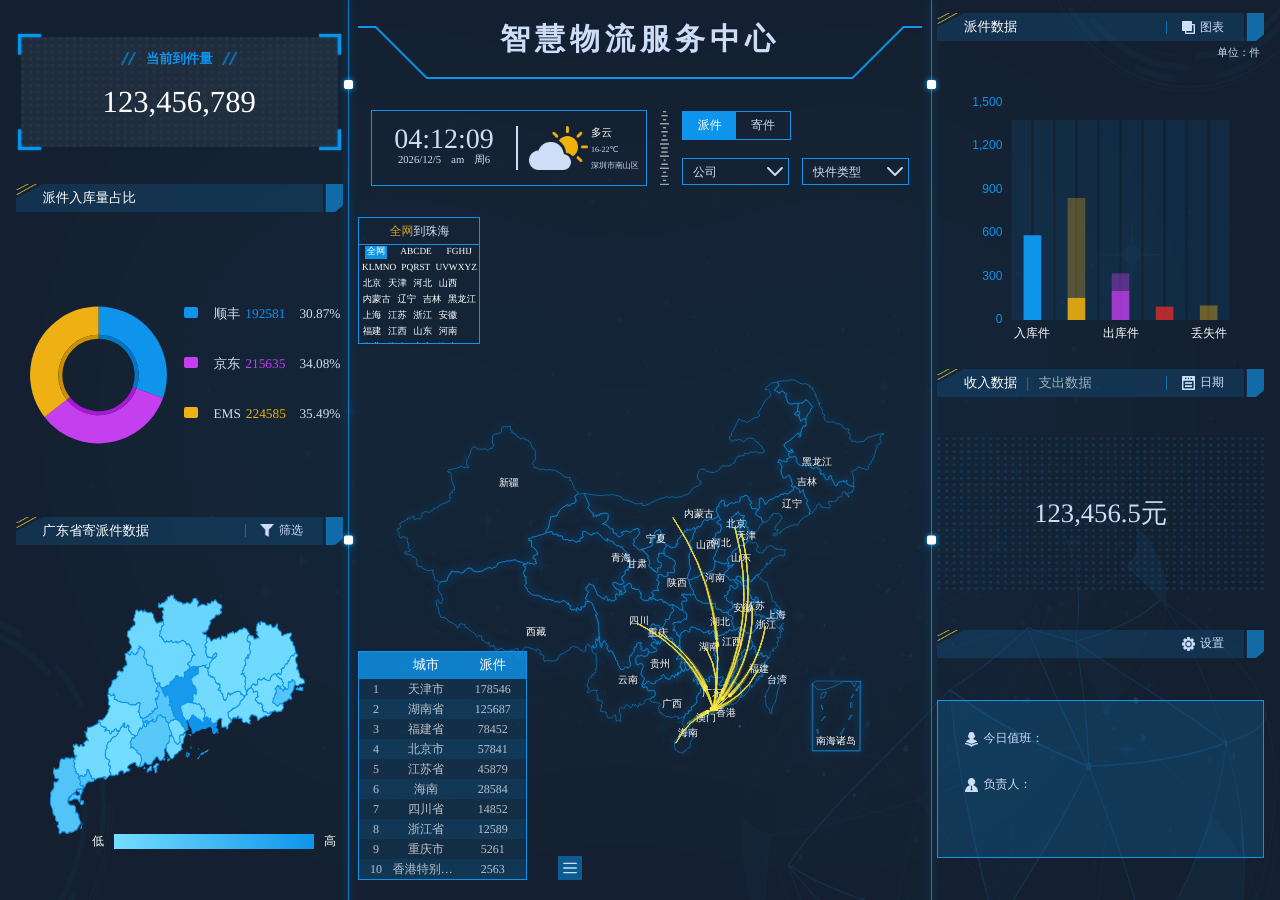
<file: experiments_os/app01/static/kangti/index.html>
<!DOCTYPE html>
<html lang="en">

<head>
    <meta charset="UTF-8">
    <meta http-equiv="X-UA-Compatible" content="IE=edge,chrome=1">
    <meta name="renderer" content="webkit">
    <meta name="viewport" content="width=device-width,initial-scale=1.0,user-scalable=no">

    <script type="text/javascript" src="js/rem.js"></script>
    <link rel="stylesheet" href="css/style.css">
    <title>智慧物流服务中心-首页</title>
</head>

<body style="visibility: hidden;">
    <div class="container-flex" tabindex="0" hidefocus="true">
        <div class="box-left">
            <div class="left-top">
                <div class="current-num">
                    <div>当前到件量</div>
                    <p>123,456,789</p>
                </div>
            </div>
            <div class="left-center">
                <div class="title-box">
                    <h6>派件入库量占比</h6>
                </div>
                <div class="chart-box pie-chart">
                    <div id="pie"></div>
                    <div>
                        <div class="pie-data">

                        </div>
                    </div>
                </div>
            </div>
            <div class="left-bottom" class="select">
                <div class="title-box">
                    <h6>广东省寄派件数据</h6>
                    <img class="line-img" src="images/line-blue.png" alt="">
                    <button id="filBtn"><img src="images/select_icon.png" alt="">筛选</button>
                </div>
                <div class="chart-box">
                    <div class="filter-con" id="filCon" data-type="1">
                        <div class="select" tabindex="0" hidefocus="true">
                            <div class="select-div">
                                派件
                            </div>
                            <ul class="select-ul">
                                <li class="active" data-value="1">派件</li>
                                <li data-value="2">寄件</li>
                            </ul>
                        </div>
                        <div class="select" tabindex="0" hidefocus="true">
                            <div class="select-div">
                                公司
                            </div>
                            <ul class="select-ul company">
                                <li class="active" data-value="">公司</li>
                                <li data-value="1">顺丰</li>
                                <li data-value="2">京东</li>
                                <li data-value="2">EMS</li>
                            </ul>
                        </div>
                        <div class="select" tabindex="0" hidefocus="true">
                            <div class="select-div">
                                快件类型
                            </div>
                            <ul class="select-ul">
                                <li class="active" data-value="">快件类型</li>
                                <li data-value="0">文件</li>
                                <li data-value="1">物品</li>
                            </ul>
                        </div>
                    </div>
                    <div id="gdMap" class="gd-map"></div>
                </div>
            </div>
        </div>
        <div class="box-center">
            <div class="center-top">
                <h1>智慧物流服务中心</h1>
            </div>
            <div class="center-center">
                <div class="weather-box">
                    <div class="data">
                        <p class="time" id="time">00:00:00</p>
                        <p id="date"></p>
                    </div>
                    <div class="weather">
                        <img id="weatherImg" src="images/weather/weather_img01.png" alt="">
                        <div id="weather">
                            <p class="active">多云</p>
                            <p>16-22℃</p>
                            <p>深圳市南山区</p>
                        </div>
                    </div>
                </div>
                <img src="images/line_bg.png" alt="">
                <div class="select-box">
                    <ul id="barType">
                        <li class="active" data-value="1">派件</li>
                        <li data-value="2">寄件</li>
                    </ul>
                    <div data-type="2">
                        <div class="select" tabindex="0" hidefocus="true">
                            <div class="select-div">
                                公司
                            </div>
                            <ul class="select-ul company">
                                <li class="active" data-value="">公司</li>
                                <li data-value="1">顺丰</li>
                                <li data-value="2">京东</li>
                                <li data-value="2">EMS</li>
                            </ul>
                        </div>
                        <div class="select" tabindex="0" hidefocus="true">
                            <div class="select-div">
                                快件类型
                            </div>
                            <ul class="select-ul">
                                <li class="active" data-value="">快件类型</li>
                                <li data-value="0">文件</li>
                                <li data-value="1">物品</li>
                            </ul>
                        </div>
                    </div>
                </div>
            </div>
            <div class="center-bottom">
                <div class="chart-box">
                    <div id="chart4" style="width:100%;height:95%;"></div>
                </div>
                <div class="city-data">
                    <div class="city-box">
                        <p id="titleQ"><span>全网</span>到珠海</p>
                        <ul class="city-btn" data-city="1">
                            <li class="active">全网</li>
                            <li>ABCDE</li>
                            <li>FGHIJ</li>
                            <li>KLMNO</li>
                            <li>PQRST</li>
                            <li>UVWXYZ</li>
                        </ul>
                        <ul class="city-div" id="city">

                        </ul>
                    </div>
                    <ul class="ranking-box">
                        <li><span></span>
                            <p>城市</p>
                            <p>派件</p>
                        </li>
                        <!--                        <li><span>1</span><p>上海</p><p>1sss25(万件)</p></li>-->
                    </ul>
                    <div class="enlarge-box">
                        <button class="enlarge-btn" id="fangda"></button>
                        <ul class="modal-btn">
                            <li>
                                <div></div>1</li>
                            <li>
                                <div></div>2</li>
                            <li>
                                <div></div>3</li>
                            <li>
                                <div></div>4</li>
                            <li>
                                <div></div>5</li>
                            <li>
                                <div></div>6</li>
                        </ul>
                    </div>
                </div>
            </div>

        </div>
        <div class="box-right">
            <div class="right-top">
                <div class="title-box">
                    <h6 id="barTitle">派件数据</h6>
                    <img class="line-img" src="images/line-blue.png" alt="">
                    <button data-state=1 id="tabBtn"><img src="images/chart_icon.png" alt=""><span>图表</span></button>
                </div>
                <p class="unit">单位：件</p>
                <div class="chart-box">
                    <div id="chart3" style="width:100%;height:100%;"></div>
                </div>
                <div class="data-box" style="display:none;">
                    <table class="table1">
                        <tr>
                            <td>入库件</td>
                            <td colspan="3" class="table-data dph-data1">0</td>
                        </tr>
                        <tr class="bg-color">
                            <td rowspan="2">在库件</td>
                            <td rowspan="2" class="table-data dph-data2">0</td>
                            <td>正常件</td>
                            <td class="table-data dph-data3">0</td>
                        </tr>
                        <tr class="bg-color">
                            <td>滞留件</td>
                            <td class="table-data dph-data5">0</td>
                        </tr>
                        <tr>
                            <td rowspan="2">出库件</td>
                            <td rowspan="2" class="dph-data6">0</td>
                            <td>派送件</td>
                            <td class="table-data dph-data7">0</td>
                        </tr>
                        <tr>
                            <td>自提件</td>
                            <td class="table-data dph-data8">0</td>
                        </tr>
                        <tr class="bg-color">
                            <td>退签件</td>
                            <td colspan="3" class="table-data dph-data9">0</td>
                        </tr>
                        <tr>
                            <td>丢失件</td>
                            <td colspan="3" class="table-data dph-data4">0</td>
                        </tr>
                    </table>
                    <table class="table1" style="display:none;">
                        <tr>
                            <td>入库件</td>
                            <td colspan="3" class="table-data mail-data1">1</td>
                        </tr>
                        <tr class="bg-color">
                            <td rowspan="2">在库件</td>
                            <td rowspan="2" class="table-data mail-data2">1</td>
                            <td>正常件</td>
                            <td class="table-data mail-data7">1</td>
                        </tr>
                        <tr class="bg-color">
                            <td>滞留件</td>
                            <td class="table-data mail-data4">1</td>
                        </tr>

                        <tr>
                            <td>出库件</td>
                            <td colspan="3" class="mail-data6">1</td>
                        </tr>
                        <tr class="bg-color">
                            <td>丢失件</td>
                            <td colspan="3" class="mail-data3">1</td>
                        </tr>
                        <tr>
                            <td>撤销件</td>
                            <td colspan="3" class="table-data mail-data5">1</td>
                        </tr>
                    </table>
                </div>
            </div>
            <div class="right-center">
                <div class="title-box">
                    <p id="switchBtn"><span class="active" data-dataType="income">收入数据</span><img class="line-img" src="images/line-blue.png" alt=""><span data-dataType="expend">支出数据</span></p>
                    <img class="line-img" src="images/line-blue.png" alt="">
                    <button id="dateBtn"><img src="images/data_icon.png" alt="">日期</button>
                </div>
                <div class="data-box">
                    <p class="data-number" id="totalProfit">123,456.5元</p>
                    <div class="time-box" id="timeBox">
                        <div class="time-div">
                            <input class="time-input" type="text" value="" id="startTime">
                            <img src="images/selsct_time.png" alt="">
                        </div>
                        <div class="time-div end">
                            <input class="time-input" type="text" value="" id="endTime">
                            <img src="images/selsct_time.png" alt="">
                        </div>
                    </div>
                </div>
            </div>
            <div class="right-bottom">
                <div class="title-box">
                    <button id="setBtn"><img src="images/settings_icon.png" alt="">设置</button>
                </div>
                <div class="data-box">
                    <div class="settings-box">
                        <p><img src="images/teacher_icon.png" alt="">今日值班：<span id="name_a"></span><span id="date_a"></span></p>
                        <p><img src="images/people_iocn.png" alt="">负责人：<span id="lea_a"></span></p>
                    </div>
                </div>
            </div>
        </div>
    </div>
    <div class="container">
        <div class="pop-up">
            <span class="close-pop"></span>
            <h2 class="title">当前到件量</h2>
            <div class="pop-data-box">
                <p>123,456,789</p>
            </div>
        </div>

        <div class="pop-up">
            <span class="close-pop"></span>
            <h2 class="title">派件入库量占比</h2>
            <div class="chart-box pie-chart">
                <div id="pie1"></div>
                <div>
                    <div class="pie-data">
                    </div>
                </div>
            </div>
        </div>

        <div class="pop-up">
            <span class="close-pop"></span>
            <h2 class="title">广东省寄派件数据 </h2>
            <div class="filter-con pop-filter" style="display:flex" data-type="3">
                <div class="select" tabindex="0" hidefocus="true">
                    <div class="select-div">
                        派件
                    </div>
                    <ul class="select-ul">
                        <li class="active" data-value="1">派件</li>
                        <li data-value="2">寄件</li>
                    </ul>
                </div>
                <div class="select" tabindex="0" hidefocus="true">
                    <div class="select-div">
                        公司
                    </div>
                    <ul class="select-ul company">
                        <li class="active" data-value="">公司</li>
                        <li data-value="1">顺丰</li>
                        <li data-value="2">京东</li>
                        <li data-value="2">EMS</li>
                    </ul>
                </div>
                <div class="select" tabindex="0" hidefocus="true">
                    <div class="select-div">
                        快件类型
                    </div>
                    <ul class="select-ul">
                        <li class="active" data-value="">快件类型</li>
                        <li data-value="0">文件</li>
                        <li data-value="1">物品</li>
                    </ul>
                </div>
            </div>
            <div class="chart-box pop-chart">
                <div id="gdMaps" class="gd-map"></div>
            </div>
        </div>

        <div class="pop-up">
            <span class="close-pop"></span>
            <div class="filter-con pop-filters" style="display:flex" data-type="4">
                <div class="select-pop" tabindex="0" hidefocus="true">
                    <ul id="barTypes">
                        <li class="active" data-value="1">派件</li>
                        <li data-value="2">寄件</li>
                    </ul>
                </div>
                <div class="select" tabindex="0" hidefocus="true">
                    <div class="select-div">
                        公司
                    </div>
                    <ul class="select-ul company">
                        <li class="active" data-value="">公司</li>
                        <li data-value="1">顺丰</li>
                        <li data-value="2">京东</li>
                        <li data-value="2">EMS</li>
                    </ul>
                </div>
                <div class="select" tabindex="0" hidefocus="true">
                    <div class="select-div">
                        快件类型
                    </div>
                    <ul class="select-ul">
                        <li class="active" data-value="">快件类型</li>
                        <li data-value="0">文件</li>
                        <li data-value="1">物品</li>
                    </ul>
                </div>
            </div>
            <div class="cont-div">
                <div class="chart-box pop-charts">
                    <div id="chart4s" style="width:100%;height:95%;"></div>
                </div>
            </div>
            <div class="cont-div">
                <h2 class="title" id="barTitles">派件数据</h2>
                <button class="btn-class" data-state=1 id="tabBtns"><img src="images/chart_icon.png" alt=""><span>图表</span></button>
                <div class="chart-box pop-chart">
                    <div id="chart3s" style="width:100%;height:90%;"></div>
                </div>
                <div class="data-box" style="top:25%;width:8.6rem;display:none;">
                    <table class="table2">
                        <tr>
                            <td>入库件</td>
                            <td colspan="3" class="table-data dph-data1">0</td>
                        </tr>
                        <tr class="bg-color">
                            <td rowspan="2">在库件</td>
                            <td rowspan="2" class="table-data dph-data2">0</td>
                            <td>正常件</td>
                            <td class="table-data dph-data3">0</td>
                        </tr>
                        <tr class="bg-color">
                            <td>滞留件</td>
                            <td class="table-data dph-data5">0</td>
                        </tr>
                        <tr>
                            <td rowspan="2">出库件</td>
                            <td rowspan="2" class="dph-data6">0</td>
                            <td>派送件</td>
                            <td class="table-data dph-data7">0</td>
                        </tr>
                        <tr>
                            <td>自提件</td>
                            <td class="table-data dph-data8">0</td>
                        </tr>
                        <tr class="bg-color">
                            <td>退签件</td>
                            <td colspan="3" class="table-data dph-data9">0</td>
                        </tr>
                        <tr>
                            <td>丢失件</td>
                            <td colspan="3" class="table-data dph-data4">0</td>
                        </tr>
                    </table>
                    <table class="table2" style="display:none;">
                        <tr>
                            <td>入库件</td>
                            <td colspan="3" class="table-data mail-data1">0</td>
                        </tr>
                        <tr class="bg-color">
                            <td rowspan="2">在库件</td>
                            <td rowspan="2" class="table-data mail-data2">0</td>
                            <td>正常件</td>
                            <td class="table-data mail-data7">0</td>
                        </tr>
                        <tr class="bg-color">
                            <td>滞留件</td>
                            <td class="table-data mail-data4">0</td>
                        </tr>

                        <tr>
                            <td>出库件</td>
                            <td colspan="3" class="mail-data6">0</td>
                        </tr>
                        <tr class="bg-color">
                            <td>丢失件</td>
                            <td colspan="3" class="mail-data3">0</td>
                        </tr>
                        <tr>
                            <td>撤销件</td>
                            <td colspan="3" class="table-data mail-data5">0</td>
                        </tr>
                    </table>
                </div>
            </div>
            <div class="cont-div">
                <h2 class="title" id="titles"></h2>
                <button class="btn-class" id="dateBtns"><img src="images/data_icon.png" alt="">日期</button>
                <div class="data-box  pop-time">
                    <div class="time-box" id="timeBoxs">
                        <div class="time-div">
                            <input class="time-input" type="text" value="" id="startTimes">
                            <img src="images/selsct_time.png" alt="">
                        </div>
                        <div class="time-div end">
                            <input class="time-input" type="text" value="" id="endTimes">
                            <img src="images/selsct_time.png" alt="">
                        </div>
                    </div>
                </div>
                <div class="pop-data-box" id="totalProfits">
                    <p></p>
                </div>
            </div>
            <div class="pop-data">
                <div class="city-data">
                    <div class="city-box">
                        <p id="titleQs"><span>全网</span>到珠海</p>
                        <ul class="city-btn" data-city="2">
                            <li class="active">全网</li>
                            <li>ABCDE</li>
                            <li>FGHIJ</li>
                            <li>KLMNO</li>
                            <li>PQRST</li>
                            <li>UVWXYZ</li>
                        </ul>
                        <ul class="city-div" id="citys">

                        </ul>
                    </div>
                    <ul class="ranking-box">
                        <li><span></span>
                            <p>城市</p>
                            <p>派件</p>
                        </li>
                        <!--                        <li><span>1</span><p>上海</p><p>1sss25(万件)</p></li>-->
                    </ul>

                </div>
            </div>
        </div>
        <div class="pop-up">
            <span class="close-pop"></span>
            <h2 class="title">设置</h2>
            <div class="set-div">
                <div class="set-box">
                    <label class="four-f" for="">排班日期</label>
                    <div class="time-div">
                        <input class="time-input" type="text" value="" id="times">
                        <img src="images/selsct_time.png" alt="">
                    </div>
                </div>
                <div class="set-box">
                    <label for="">值班人</label>
                    <input type="text" value="">
                    <button class="plus" id="addT"></button>
                    <button class="mineus" id="mineusT" style="display:none;"></button>
                </div>
                <div class="set-box">
                    <label for="">负责人</label>
                    <input type="text" value="">
                    <button class="plus" id="addL"></button>
                    <button class="mineus" id="mineusL" style="display:none;"></button>
                    <button class="add-btn" id="addSet"><img src="images/plus.png" alt="">添加</button>
                </div>
                <table class="table3">
                    <thead>
                        <tr>
                            <th>值班人</th>
                            <th>排班日期</th>
                            <th>负责人</th>
                            <th>操作</th>
                        </tr>
                    </thead>
                    <tbody id="tList">
<!--
                        <tr>
                            <td colspan="4">
                                <p style="width:9.6rem;">暂无数据</p>
                            </td>
                        </tr>
-->
                   <tr>
                       <td>1</td>
                       <td>1</td>
                       <td>1</td>
                       <td>1</td>
                   </tr>
                   <tr>
                       <td>1</td>
                       <td>1</td>
                       <td>1</td>
                       <td>1</td>
                   </tr>
                   <tr>
                       <td>1</td>
                       <td>1</td>
                       <td>1</td>
                       <td>1</td>
                   </tr>
                   <tr>
                       <td>1</td>
                       <td>1</td>
                       <td>1</td>
                       <td>1</td>
                   </tr>
                   <tr>
                       <td>1</td>
                       <td>1</td>
                       <td>1</td>
                       <td>1</td>
                   </tr>
                   <tr>
                       <td>1</td>
                       <td>1</td>
                       <td>1</td>
                       <td>1</td>
                   </tr>
                   <tr>
                       <td>1</td>
                       <td>1</td>
                       <td>1</td>
                       <td>1</td>
                   </tr>
                    </tbody>
                </table>
                <div class="pages-div" class="mineus">
                    <button class="prev"></button>
                    <p id="page"><span>0</span>/<span>0</span></p>
                    <button class="next"></button>
                    <input type="number">
                    <button class="skip">跳转</button>
                </div>
            </div>
            <div class="tishi">日期已存在!</div>
            <div class="edit-div" style="display:none;">
                <h4>编辑</h4>
                <span class="close-edit"></span>
                <div class="set-box">
                    <label for="">值班人</label>
                    <input class="input-edit" id="editT" type="text" value="">
                </div>
                <div class="set-box">
                    <label for="">负责人</label>
                    <input class="input-edit" id="editL" type="text" value="">
                </div>
                <div class="set-box edit-box">
                    <button id="qxEdit">取消</button>
                    <button id="qdEdit">确定</button>
                </div>
            </div>
        </div>
    </div>
</body>
<script type="text/javascript" src="js/jquery-3.3.1.min.js"></script>
<script type="text/javascript" src="js/layer/layer.min.js"></script>
<script type="text/javascript" src="js/layer/laydate/laydate.js"></script>
<script type="text/javascript" src="js/echarts.min.js"></script>
<script type="text/javascript" src="js/china.js"></script>
<script type="text/javascript" src="js/data/guangdong.js"></script>
<script type="text/javascript" src="js/base.js"></script>
<script type="text/javascript">
    $('document').ready(function () {
        $("body").css('visibility', 'visible');
        var localData = [$('#teacher').val(), $('#start').val() + '/' + $('#end').val(), $('#leader').val()]
        localStorage.setItem("data", localData);
        $('#conBtn').on('click', function () {
            localData = [$('#teacher').val(), $('#start').val() + '/' + $('#end').val(), $('#leader').val()]
            if (typeof (Storage) !== "undefined") {
                localStorage.setItem("data", localData);
                var arr = localStorage.getItem("data").split(',');
                $('#name_a').html(arr[0]);
                $('#date_a').html(arr[1]);
                $('#lea_a').html(arr[2]);
            }
        })
        $('#fangda').on('click', function () {
            if ($(this).siblings('ul').is(":hidden")) {
                $(this).addClass('active').siblings('ul').show();
            } else {
                $(this).removeClass('active').siblings('ul').hide();
            }
        })

        $('.modal-btn>li').on('click', function () {
            var index = $(this).index();
            if (index <= 2) {
                $('.container').attr('style', 'visibility: visible').find('.pop-up').eq(index).attr('style', 'visibility: visible').siblings().attr('style', 'visibility: hidden');
            } else if (index > 2 && index < 5) {
                $('.container').attr('style', 'visibility: visible').find('.pop-up').eq(3).attr('style', 'visibility: visible').siblings().attr('style', 'visibility: hidden');
                if (index != 3) {
                    $('.pop-data .ranking-box').hide();
                } else {
                    $('.pop-data .ranking-box').show();
                }
                $('.cont-div').eq(index - 3).attr('style', 'visibility: visible').siblings('.cont-div').attr('style', 'visibility: hidden');
            } else if (index == 5) {
                $('.container').attr('style', 'visibility: visible').find('.pop-up').eq(3).attr('style', 'visibility: visible').siblings().attr('style', 'visibility: hidden');
                $('.pop-data .ranking-box').hide();
                if ($('#switchBtn').find('.active').data('datatype') == "income") {
                    $('#titles').html('收入数据');
                    $('#totalProfits').html('123,456.5元');
                    $('.cont-div').eq(2).attr('style', 'visibility: visible').siblings('.cont-div').attr('style', 'visibility: hidden');
                } else if ($('#switchBtn').find('.active').data('datatype') == 'expend') {
                    $('#titles').html('支出数据');
                    $('#totalProfits').html('32,111.4元');
                    $('.cont-div').eq(2).attr('style', 'visibility: visible').siblings('div').attr('style', 'visibility: hidden');
                }
            }
        })
    })
</script>



</html>
</file>
<file: experiments_os/app01/static/kangti/css/style.css>
/** 初始化 **/

html,
body {
    width: 100%;
    height: 100%;
}

body,
div,
dl,
dt,
dd,
ul,
ol,
li,
h1,
h2,
h3,
h4,
h5,
h6,
input,
button,
textarea,
p,
blockquote,
th,
td,
form,
pre {
    margin: 0;
    padding: 0;
    -webkit-tap-highlight-color: rgba(0, 0, 0, 0);
    color: #333;
}

body {
    -webkit-font-feature-settings: 'kern' 1;
    -moz-font-feature-settings: 'kern' 1;
    -o-font-feature-settings: 'kern' 1;
    text-rendering: geometricPrecision;
    font-family: "Microsoft YaHei";
}

a:active,
a:hover {
    outline: 0
}

img {
    display: inline-block;
    border: none;
    vertical-align: middle;
}

li {
    list-style: none;
}

table {
    border-collapse: collapse;
    border-spacing: 0;
}

h1,
h2,
h3 {
    font-size: 14px;
    font-weight: 400;
}

h4,
h5,
h6 {
    font-size: 100%;
    font-weight: 400;
}

button,
input,
select,
textarea {
    font-size: 100%;
}

input,
button,
textarea,
select,
optgroup,
option {
    font-family: inherit;
    font-size: inherit;
    font-style: inherit;
    font-weight: inherit;
    outline: 0;
}

pre {
    white-space: pre-wrap;
    white-space: -moz-pre-wrap;
    white-space: -pre-wrap;
    white-space: -o-pre-wrap;
    word-wrap: break-word;
}


/** 滚动条 **/

::-webkit-scrollbar {
    width: 5px;
    height: 10px;
}

::-webkit-scrollbar-button:vertical {
    display: none;
}

::-webkit-scrollbar-track,
::-webkit-scrollbar-corner {
    background-color: rgba(14, 148, 234, 0.2);
}

::-webkit-scrollbar-thumb {
    border-radius: 0;
    background-color: rgba(0, 0, 0, .3);
}

::-webkit-scrollbar-thumb:vertical:hover {
    background-color: rgba(0, 0, 0, .35);
}

::-webkit-scrollbar-thumb:vertical:active {
    background-color: rgba(0, 0, 0, .38);
}


/*下拉框*/

.select {
    width: 1.6rem;
    height: 0.4rem;
    position: relative;
    font-size: 0.18rem;
    color: #cdddf7;
    outline: none;
}

.select-div {
    box-sizing: border-box;
    width: 1.6rem;
    height: 0.4rem;
    line-height: 0.4rem;
    border: 1px solid #0E94EA;
    background: url(../images/arrow.png) 95% center no-repeat;
    padding-left: 10px;
    cursor: default;
    position: absolute;
    top: 0;
    left: 0;
    color: #cdddf7;
}

.select-ul {
    position: absolute;
    width: 1.6rem;
    top: 0.5rem;
    left: 0;
    z-index: 10;
    display: none;
}

.select-ul.company {
    height: 1.2rem;
    overflow-y: auto;
}

.select-ul>li {
    height: 0.4rem;
    line-height: 0.4rem;
    padding-left: 10px;
    box-sizing: border-box;
    background-color: rgba(14, 148, 234, 0.2);
    cursor: default;
    color: #cdddf7;
}

.select-ul>li.active,
.select-ul>li:hover {
    color: white;
    background: #0e94eb;
}

.select-ul>li {
    width: 1.6rem;
}

.data-box {
    width: 4.9rem;
    position: absolute;
    margin: auto;
    top: 0.42rem;
    bottom: 0;
    left: 0;
    right: 0;
}

.chart-box {
    position: absolute;
    top: 0.42rem;
    bottom: 0;
    width: 90%;
    margin: auto;
    left: 0;
    right: 0;
    height: auto;
}

.container-flex {
    width: 100%;
    height: 100%;
    background: url(../images/index_bg.png) left top no-repeat;
    background-size: 100% 100%;
    display: flex;
    flex-flow: row nowrap;
    justify-content: center;
    outline: none;
}

.box-left {
    width: 28%;
    height: 100%;
    background: url(../images/line_img.png) top right repeat-y;
}

.left-top {
    width: 100%;
    height: 20.4%;
    position: relative;
}

.left-top>.current-num {
    width: 4.9rem;
    height: 1.8rem;
    position: absolute;
    margin: auto;
    top: 0;
    left: 0;
    bottom: 0;
    right: 0;
    background: url(../images/border_bg01.png) top left no-repeat;
    background-size: 100% 100%;
}

.current-num>div {
    width: 100%;
    height: 0.8rem;
    line-height: 0.8rem;
    text-align: center;
    background: url(../images/title_bg01.png) center center no-repeat;
    font-size: 0.2rem;
    color: #0e94ea;
    background-size: 1.8rem 0.25rem;
    font-weight: 900;
}

.current-num>p {
    font-size: 0.46rem;
    text-align: center;
    color: white;
}

.left-center {
    width: 100%;
    height: 37%;
    position: relative;
}

.pie-chart>div {
    float: left;
    width: 50%;
    height: 100%;
    position: relative;
}

.pie-data {
    height: 2.25rem;
    position: absolute;
    margin: auto;
    top: 0;
    left: 0;
    width: 100%;
    bottom: 0;
    display: flex;
    align-items: center;
    flex-flow: row wrap;
    overflow-y: auto;
    padding-right: 5px;
}

.pie-data p {
    width: 100%;
    height: 0.45rem;
    line-height: 0.45rem;
    font-size: 0.2rem;
    color: #cdddf7;
    display: flex;
    flex-flow: row nowrap;
    justify-content: space-around;
    cursor: default;
}

.pie-data p>span {
    width: 0;
    flex-grow: 1;
    margin: 0 5px;
    text-align: left;
    overflow: hidden;
    text-overflow: ellipsis;
    white-space: nowrap;
}

.pie-data p>.pie-number {
    flex-grow: 2;
}

.legend {
    display: inline-block;
    width: 0.2rem;
    height: 0.16rem;
    line-height: 0.2rem;
    border-radius: 2px;
    background: white;
}

.left-bottom {
    width: 100%;
    height: 42.6%;
    position: relative;
}

.filter-con {
    width: 100%;
    height: 0.4rem;
    position: absolute;
    float: left;
    top: 10px;
    left: 0;
    display: none;
    flex-flow: row nowrap;
    justify-content: space-between;
    /*    visibility: hidden;*/
    z-index: 999;
}

.pop-filter {
    width: 5.2rem;
    top: 1.1rem;
    left: 0.5rem;
}

.pop-filters {
    width: 5.2rem;
    top: 1.1rem;
    left: 0.5rem;
}

.gd-map {
    width: 100%;
    height: 90%;
}

.box-center {
    width: 44%;
    height: 100%;
    /*    background: green;*/
}

.center-top {
    width: 100%;
    height: 8.8%;
    position: relative;
    top: 0;
    left: 0;
    background: url(../images/title_border.png) bottom center no-repeat;
    display: flex;
    justify-content: center;
    align-items: center;
}

.center-top>h1 {
    color: #cdddf7;
    font-size: 0.45rem;
    font-weight: 900;
    letter-spacing: 5px;
}

.center-center {
    width: 100%;
    height: 15.3%;
    display: flex;
    flex-flow: row nowrap;
    justify-content: center;
    align-items: center;
}

.weather-box {
    width: 4.1rem;
    height: 1.1rem;
    border: 1px solid #0E94EA;
    display: flex;
    flex-flow: row nowrap;
    justify-content: space-around;
    align-items: center;
}

.weather-box>.data {
    width: 2.19rem;
    height: 0.65rem;
    border-right: 2px solid #cdddf7;
}

.data>p {
    font-size: 0.16rem;
    margin: 0 5px;
    color: #cdddf7;
    text-align: center;
    margin: 0;
}

.data>p>span {
    margin: 0 5px;
}

.data>p.time {
    font-size: 0.42rem;
    height: 0.42rem;
    line-height: 0.42rem;
}

.weather-box>.weather {
    width: 1.8rem;
    height: 0.65rem;
    display: flex;
    flex-flow: row nowrap;
    justify-content: space-around;
    align-items: center;
    margin-left: 10px;
}

.weather>img {
    height: 100%;
}

.weather>div {
    width: 0.8rem;
    height: 100%;
}

.weather>div>p {
    font-size: 0.12rem;
    color: #cdddf7;
    overflow: hidden;
    text-overflow: ellipsis;
    white-space: nowrap;
    height: 0.24rem;
    line-height: 0.24rem;
}

.weather>div>p.active {
    color: white;
    font-size: 0.16rem;
}

.select-box {
    width: 3.4rem;
    height: 1.1rem;
    box-sizing: border-box;
    position: relative;
}

.select-pop {
    width: 1.6rem;
}

.select-box>ul,
.select-pop>ul {
    width: 1.6rem;
    height: 0.4rem;
    font-size: 0.18rem;
    overflow: hidden;
    border: 1px solid #0E94EA;
    position: absolute;
    top: 0;
    left: 0;
}

.select-box>ul>li,
.select-pop>ul>li {
    width: 0.8rem;
    height: 0.4rem;
    line-height: 0.4rem;
    text-align: center;
    float: left;
    color: #cdddf7;
    cursor: pointer;
}

.select-box>ul>li.active,
.select-pop>ul>li.active {
    background: #0e94eb;
    color: white;
}

.select-box>div {
    width: 100%;
    height: 0.4rem;
    position: absolute;
    bottom: 0;
    left: 0;
    display: flex;
    flex-flow: row nowrap;
    justify-content: space-between;
}

.center-center>img {
    width: 0.13rem;
    height: 1.1rem;
    margin: 0 0.2rem;
}

.center-bottom {
    width: 100%;
    height: 75.9%;
    position: relative;
}

.center-bottom>.city-data {
    width: 8.05rem;
    height: 100%;
    margin: auto;
    position: absolute;
}

.city-box {
    width: 1.8rem;
    /*    height: 1.9rem;*/
    border: 1px solid #0e94ea;
    position: absolute;
    top: 0;
    left: 0;
}

.city-box>p {
    height: 0.4rem;
    line-height: 0.4rem;
    text-align: center;
    border-bottom: 1px solid #0e94ea;
    font-size: 0.18rem;
    color: #cdddf7;
    box-sizing: border-box;
}

.city-box>p>span {
    color: #d09d26;
}

.city-btn {
    width: 100%;
    /*    height: 0.5rem;*/
    display: flex;
    flex-flow: row wrap;
    align-items: center;
    justify-content: space-around;
    overflow: hidden;
}

.city-btn>li,
.city-div>li {
    font-size: 0.14rem;
    height: 0.2rem;
    line-height: 0.2rem;
    float: left;
    color: white;
    margin: 0.02rem 0;
    padding: 0 0.03rem;
    cursor: pointer;
}

.city-btn>li.active,
.city-btn>li:hover,
.city-div>li.active,
.city-div>li:hover {
    background: #0e94ea;
}

.city-div {
    width: 100%;
    height: 1rem;
    display: flex;
    flex-flow: row wrap;
    /*    align-items: center;*/
    justify-content: flex-start;
    overflow-y: auto;
}

.city-div>li {
    padding: 0 0.05rem;
    text-align: center;
}

.ranking-box {
    width: 2.5rem;
    border: 1px solid #0e94ea;
    position: absolute;
    left: 0;
    bottom: 20px;
    background-color: rgba(14, 148, 235, 0.102);
}

.ranking-box>li {
    width: 100%;
    height: 0.3rem;
    line-height: 0.3rem;
    display: flex;
    flex-flow: row nowrap;
    justify-content: space-around;
    font-size: 0.18rem;
    color: rgba(255, 255, 255, .7);
}

.ranking-box>li>span {
    width: 0;
    flex-grow: 1;
    text-align: center;
}

.ranking-box>li>p {
    width: 0;
    flex-grow: 2;
    color: rgba(255, 255, 255, .7);
    text-align: center;
    overflow: hidden;
    text-overflow: ellipsis;
    white-space: nowrap;
}

.ranking-box>li:nth-child(2n+1) {
    background: rgba(14, 148, 235, 0.102);
}

.ranking-box>li:first-child {
    height: 0.4rem;
    line-height: 0.4rem;
    font-size: 0.2rem;
    background: rgba(14, 148, 235, 0.8);
}

.ranking-box>li:first-child>p {
    color: white;
}

.box-right {
    width: 28%;
    height: 100%;
    background: url(../images/line_img.png) top left repeat-y;
}

.right-top {
    width: 100%;
    height: 41%;
    box-sizing: border-box;
    padding-top: 0.2rem;
    position: relative;
}

.right-top>.data-box,
.right-top>.chart-box {
    top: 1rem;
}

.table1 {
    font-size: 0.16rem;
    border: 1px solid #0e94ea;
    border-top: none;
    border-right: none;
    margin: auto;
}

.table1 tr {
    border-top: 1px solid #0e94ea;
    background: rgba(14, 148, 234, 0.1);
}

.table1 tr.bg-color {
    background: rgba(14, 148, 234, 0.2);
}

.table1 tr td {
    border-right: 1px solid #0e94ea;
    height: 0.4rem;
    line-height: 0.4rem;
    color: #cdddf7;
    text-align: center;
}

.table1 tr td.data-table {
    color: #fff;
}

.table1 tr td:nth-child(2n+1) {
    width: 1rem;
}

.table1 tr td:nth-child(2n) {
    width: 1.4rem;
}

.table2 {
    font-size: 0.16rem;
    border: 1px solid #0e94ea;
    border-top: none;
    border-right: none;
    margin: auto;
}

.table2 tr {
    border-top: 1px solid #0e94ea;
    background: rgba(14, 148, 234, 0.1);
}

.table2 tr.bg-color {
    background: rgba(14, 148, 234, 0.2);
}

.table2 tr td {
    border-right: 1px solid #0e94ea;
    height: 0.6rem;
    line-height: 0.6rem;
    color: #cdddf7;
    text-align: center;
}

.table2tr td.data-table {
    color: #fff;
}

.table2 tr td:nth-child(2n+1) {
    width: 1.8rem;
}

.table2 tr td:nth-child(2n) {
    width: 2.5rem;
}

.right-center {
    width: 100%;
    height: 29%;
    position: relative;
}

.time-box {
    width: 3.9rem;
    height: 0.4rem;
    position: absolute;
    top: 5px;
    right: 0;
    overflow: hidden;
    z-index: 10;
    display: none;
}

.time-div {
    float: left;
    width: 1.8rem;
    height: 0.4rem;
    position: relative;
}

.time-div.end {
    float: right;
}

.time-div>img {
    width: 0.2rem;
    height: 0.2rem;
    margin: auto;
    position: absolute;
    top: 0;
    bottom: 0;
    right: 0.1rem;
}

.time-input {
    width: 1.8rem;
    height: 0.4rem;
    box-sizing: border-box;
    border: 1px solid #0E94EA;
    font-size: 0.16rem;
    background: rgba(14, 148, 234, 0.2);
    position: absolute;
    top: 0;
    left: 0;
    color: #cdddf7;
    padding-left: 10px;
}

.data-box>.data-number {
    width: 4.9rem;
    height: 2.3rem;
    position: absolute;
    margin: auto;
    top: 0;
    left: 0;
    right: 0;
    bottom: 0;
    background: url(../images/bg_img03.png) top left no-repeat;
    background-size: 100% 100%;
    color: #cdddf7;
    font-size: 0.4rem;
    line-height: 2.3rem;
    text-align: center;
}

.right-bottom {
    width: 100%;
    height: 30%;
    position: relative;
}

.data-box>.settings-box {
    box-sizing: border-box;
    width: 4.9rem;
    height: 2.38rem;
    position: absolute;
    margin: auto;
    top: 0;
    left: 0;
    right: 0;
    bottom: 0;
    background-color: rgba(14, 148, 234, 0.2);
    border: 1px solid #0E94EA;
    color: white;
    font-size: 0.18rem;
    overflow: hidden;
}

.settings-box>p {
    color: #cdddf7;
    margin-bottom: 0.46rem;
    padding-left: 0.4rem;
    height: 0.22rem;
    line-height: 0.22rem;
}

.settings-box>p:first-child {
    padding-top: 0.46rem;
}

.settings-box>div {
    display: flex;
    flex-flow: row nowrap;
    align-items: center;
    justify-content: center;
    padding-top: 0.2rem;
}

.settings-box>div>p {
    width: 2.9rem;
    font-size: 0.14rem;
    padding: 0;
    color: #cdddf7;
}

.settings-box>p>img {
    width: 0.2rem;
    height: 0.22rem;
    margin-right: 5px;
}

.settings-box>p>span,
.settings-box>div>p>span {
    color: white;
    margin: 0 0.15rem;
}

.settings-box>div>img {
    height: 0.2rem;
    margin: 0 0.05rem;
}

.config {
    text-decoration: underline;
    cursor: pointer;
}

.settings-box>form label {
    color: #cdddf7;
    margin-right: 10px;
}

.four-f {
    letter-spacing: 0.045rem;
}

.settings-box>form input {
    width: 1.2rem;
    height: 0.4rem;
    border: 1px solid #0E94EA;
    background: rgba(14, 148, 235, 0.2);
    color: white;
    padding-left: 0.1rem;
}

.settings-box>form>div {
    width: 94%;
    margin: auto;
}

.set-ter {
    height: 0.64rem;
    line-height: 0.64rem;
}

.set-time {
    height: 0.4rem;
    width: 3.56rem;
    padding-left: 1.2rem;
}

.set-time>.time-div,
.set-time>.time-div>input {
    width: 1.6rem;
}

.end-1 {
    margin-left: 0.1rem;
}

.set-peo {
    height: 0.70rem;
    line-height: 0.7rem;
}

.settings-box>.set-btn {
    height: 0.64rem;
    line-height: 0.64rem;
    text-align: center;
    padding-top: 0;
}

.set-btn>button {
    width: 0.9rem;
    height: 0.4rem;
    border: 1px solid #0E94EA;
    background: rgba(14, 148, 235, 0.2);
    color: white;
    margin: 0 5px;
    cursor: pointer;
}

.settings-box>.close-icon {
    display: block;
    width: 0.16rem;
    height: 0.16rem;
    position: absolute;
    top: 5px;
    right: 5px;
    background: url(../images/close_icon.png) top left no-repeat;
    background-size: 100% 100%;
    cursor: pointer;
}

.settings-box>.kf {
    padding-top: 0.8rem;
    line-height: 0.3rem;
}

.title-box {
    width: 4.9rem;
    height: 0.42rem;
    background: url(../images/box_title.png) top left no-repeat;
    background-size: 100% 100%;
    margin: auto;
    display: flex;
    flex-flow: row nowrap;
    align-items: center;
    position: relative;
}

.title-box>h6,
.title-box>p {
    font-size: 0.2rem;
    color: white;
    height: 0.42rem;
    line-height: 0.42rem;
    margin-left: 0.4rem;
}

.title-box>p>span {
    cursor: pointer;
    color: rgba(255, 255, 255, .6);
}

.title-box>p>span.active {
    color: rgba(255, 255, 255, 1);
}

.line-img {
    width: 1px;
    height: 0.2rem;
    margin: 0 10px;
}

.title-box>.line-img {
    position: absolute;
    right: 1.3rem;
}

.title-box>button {
    font-size: 0.18rem;
    border: none;
    background: transparent;
    color: #cdddf7;
    height: 0.42rem;
    position: absolute;
    right: 0.6rem;
    display: flex;
    flex-flow: row nowrap;
    align-items: center;
    cursor: pointer;
}

.title-box>button:hover {
    color: white;
}

.title-box>button>img {
    width: 0.2rem;
    height: 0.2rem;
    margin-right: 5px;
}

.unit {
    font-size: 0.16rem;
    height: 0.4rem;
    color: #cdddf7;
    text-align: right;
    padding-right: 0.3rem;
    line-height: 0.4rem;
}

.container {
    width: 100%;
    height: 100%;
    background: rgba(0, 0, 0, .7);
    position: absolute;
    top: 0;
    left: 0;
    display: flex;
    visibility: hidden;
    justify-content: center;
    align-items: center;
}

.pop-up {
    width: 70%;
    height: 80%;
    background: url(../images/popUP_bg.png) top left no-repeat;
    background-size: 100% 100%;
    position: absolute;
    padding: 0.2rem 0.5rem;
    visibility: hidden;
}

.pop-up .title {
    width: 100%;
    height: 0.9rem;
    line-height: 0.9rem;
    font-size: 0.3rem;
    color: white;
    padding-left: 0.2rem;
    background: url(../images/title_line.png) center left no-repeat;
}

.pop-up .pie-chart {
    width: 76%;
    height: 80%;
}

.pop-up .pie-data {
    width: 80%;
}

.pop-chart {
    width: 80%;
    top: 1.5rem;
    left: 2.3rem;
    bottom: 0.5rem;
}

.pop-charts {
    width: 60%;
    top: 0.45rem;
    left: 2.3rem;
    bottom: 0.5rem;
}

.pop-up .pie-data p {
    height: 0.6rem;
    line-height: 0.6rem;
    font-size: 0.28rem;
}

.pop-up .pie-data .legend {
    width: 0.38rem;
    height: 0.28rem;
    vertical-align: middle;
}

.close-pop {
    display: inline-block;
    position: absolute;
    top: 0.3rem;
    right: 0.5rem;
    width: 13px;
    height: 0.9rem;
    background: url(../images/close.png) center left no-repeat;
    background-size: 13px 13px;
    cursor: pointer;
    z-index: 99;
}

.pop-data {
    width: 2rem;
    position: absolute;
    top: 2.25rem;
    bottom: 0.5rem;
    left: 0.5rem;
}

.cont-div {
    width: 100%;
    height: 100%;
    position: absolute;
    top: 0;
    left: 0;
    padding: 0.2rem 0.5rem;
    visibility: hidden;
}

.pop-data-box {
    width: 60%;
    height: 50%;
    background: url(../images/bg_img04.png) top left no-repeat;
    background-size: 100% 100%;
    position: absolute;
    margin: 0 auto;
    bottom: 20%;
    left: 0;
    right: 0;
    display: flex;
    justify-content: center;
    align-items: center;
    color: #cdddf7;
    font-size: 0.88rem;
}

.pop-data-box p {
    color: #cdddf7;
}

.btn-class {
    height: 0.4rem;
    padding: 0 15px;
    border: 1px solid #0E94EA;
    font-size: 0.18rem;
    background: transparent;
    color: #cdddf7;
    position: absolute;
    top: 1.7rem;
    left: 0.5rem;
    display: flex;
    flex-flow: row nowrap;
    justify-content: center;
    align-items: center;
    cursor: pointer;
}

.btn-class>img {
    width: 0.18rem;
    height: 0.18rem;
}

.enlarge-btn {
    width: 0.36rem;
    height: 0.36rem;
    background: url(../images/menu_btn.png) top left no-repeat;
    background-size: 100% 100%;
    float: left;
    border: none;
    cursor: pointer;
}

.enlarge-btn:hover,
.enlarge-btn.active {
    background: url(../images/menu_on.png) top left no-repeat;
    background-size: 100% 100%;
}

.enlarge-box {
    height: 0.36rem;
    position: absolute;
    bottom: 20px;
    left: 3rem;
    overflow: hidden;
}

.modal-btn {
    float: left;
    display: none;
}

.modal-btn>li {
    float: left;
    width: 0.36rem;
    height: 0.36rem;
    line-height: 0.36rem;
    box-sizing: border-box;
    border: 1px solid #0E94EA;
    border-left: none;
    color: #cdddf7;
    font-size: 0.18rem;
    text-align: center;
    cursor: default;
    position: relative;
}

.modal-btn>li>div {
    position: absolute;
    top: 0;
    left: 0;
    width: 0.36rem;
    height: 0.36rem;
    background: url(../images/fangda.png) top left no-repeat;
    background-size: 100% 100%;
    display: none;
}

.modal-btn>li:hover>div {
    display: block;
}

.pop-time .time-box {
    top: 1.28rem;
    left: -3rem;
}


.set-div {
    width: 9.8rem;
    height: 88%;
    margin: 0 auto;
    overflow: hidden;
    overflow-y: auto;
    font-size: 0.18rem;
}

.four-f {
    letter-spacing: 0.045rem;
}

.set-box {
    height: 0.63rem;
    display: flex;
    flex-flow: row nowrap;
    align-items: center;
}

.set-box>label {
    color: #cdddf7;
    margin-right: 10px;
    float: left;
}

.set-box>input,
.pages-div>input {
    width: 0.8rem;
    height: 0.4rem;
    border: 1px solid #0E94EA;
    background: rgba(14, 148, 235, 0.2);
    color: white;
    padding-left: 0.1rem;
}

.set-box>.input-edit {
    width: 4.3rem;
}

.pages-div>input {
    background: transparent;
    margin: 0 0.2rem;
}

.set-box>input:nth-child(2n+1) {
    margin: 0 0.07rem;
}

.set-box>button,
.pages-div>button {
    width: 0.36rem;
    height: 0.36rem;
    line-height: 0.38rem;
    text-align: center;
    background-color: transparent;
    border: 1px solid #0E94EA;
    color: white;
    padding-left: 0.1rem;
    cursor: pointer;
}

.plus {
    margin: 0 0.07rem;
    background: url(../images/plus.png) center center no-repeat;
    background-size: 0.18rem;
}

.mineus {
    background: url(../images/jian.png) center center no-repeat;
    background-size: 0.18rem;
    margin-left: 0.1rem;
}

.set-box>.add-btn {
    width: 1rem;
    margin-left: 0.4rem;
    height: 0.4rem;
    display: flex;
    flex-flow: row nowrap;
    align-items: center;
    justify-content: center;
}

.add-btn>img {
    width: 0.18rem;
}

.table3 {
    font-size: 0.16rem;
    border: 1px solid #0e94ea;
    border-top: none;
    margin: 10px auto;
}

.table3 tr {
    border-top: 1px solid #0e94ea;
    background: rgba(14, 148, 234, 0.1);
}

.table3 thead tr {
    background: rgba(14, 148, 234, 0.4);
}

.table3 tr.bg-color {
    background: rgba(14, 148, 234, 0.2);
}

.table3 tr td:nth-child(2n+1),
.table3 tr td:nth-child(2n+1)>p {
    width: 3rem;
}

.table3 tr td:nth-child(2n),
.table3 tr td:nth-child(2n)>p {
    width: 1.8rem;
}

.table3 tr td,
.table3 tr th {
    border-right: 1px solid #0e94ea;
    height: 0.4rem;
    line-height: 0.4rem;
    color: #cdddf7;
    text-align: center;
}

.table3 tr td p {
    overflow: hidden;
    text-overflow: ellipsis;
    white-space: nowrap;
    color: #cdddf7;
}

.table3 thead tr th {
    border-right: none;
}

.pages-div {
    height: 0.63rem;
    display: flex;
    flex-flow: row nowrap;
    justify-content: center;
    align-items: center;
}

.prev {
    background: url(../images/prev.png) center center no-repeat;
    background-size: 0.12rem;
}

.next {
    background: url(../images/next.png) center center no-repeat;
    background-size: 0.12rem;
}

.pages-div p {
    color: white;
    margin: 0 0.1rem;
}

.pages-div>.skip {
    width: 0.7rem;
    height: 0.4rem;
    line-height: 0.4rem;
}

@media screen and (max-height: 670px) {
    .right-top {
        height: 47%;
    }
    .right-center {
        height: 23%;
    }
    .data-box>.data-number {
        height: 1.65rem;
        line-height: 1.65rem;
    }
    .data-box>.settings-box {
        height: 2rem;
    }
}

.edit-div {
    width: 6.5rem;
    height: 2.9rem;
    font-size: 0.18rem;
    position: absolute;
    margin: auto;
    top: 0;
    left: 0;
    right: 0;
    bottom: 0;
    padding: 0 0.4rem;
    border: 1px solid #0e94eb;
    background-color: rgb(20, 32, 48);
    box-shadow: 0 0 10px #cdddf7;
    box-sizing: border-box;
}

.edit-div h4 {
    font-size: 0.2rem;
    color: white;
    height: 0.65rem;
    line-height: 0.65rem;
}

.edit-box {
    justify-content: flex-end;
}

.edit-box>button {
    width: 0.92rem;
    height: 0.4rem;
    line-height: 0.4rem;
    margin: 0 0.17rem;
}

.table3 tr td p.edit {
    color: #0e94eb;
    cursor: pointer;
}

.table3 tr td p.edit:hover,
.table3 tr td p.edit.active {
    color: #d09d26;
}

.tishi {
    position: absolute;
    margin: auto;
    top: 0.4rem;
    left: 0;
    right: 0;
    width: 4.8rem;
    text-align: center;
    height: 0.4rem;
    line-height: 0.4rem;
    border: 1px solid #d09d26;
    background: rgba(239, 176, 19, 0.2);
    font-size: 0.16rem;
    color: white;
    display: none;
}

@media screen and (max-height: 610px) {
    .right-top {
        height: 49%
    }
    .right-center {
        height: 21%;
    }
    .data-box>.data-number {
        height: 1.4rem;
        line-height: 1.4rem;
    }
    .data-box>.settings-box {
        height: 1.6rem;
    }
    .pop-data .ranking-box {
        height: 1.9rem;
        overflow-y: auto;
    }
}
</file>
